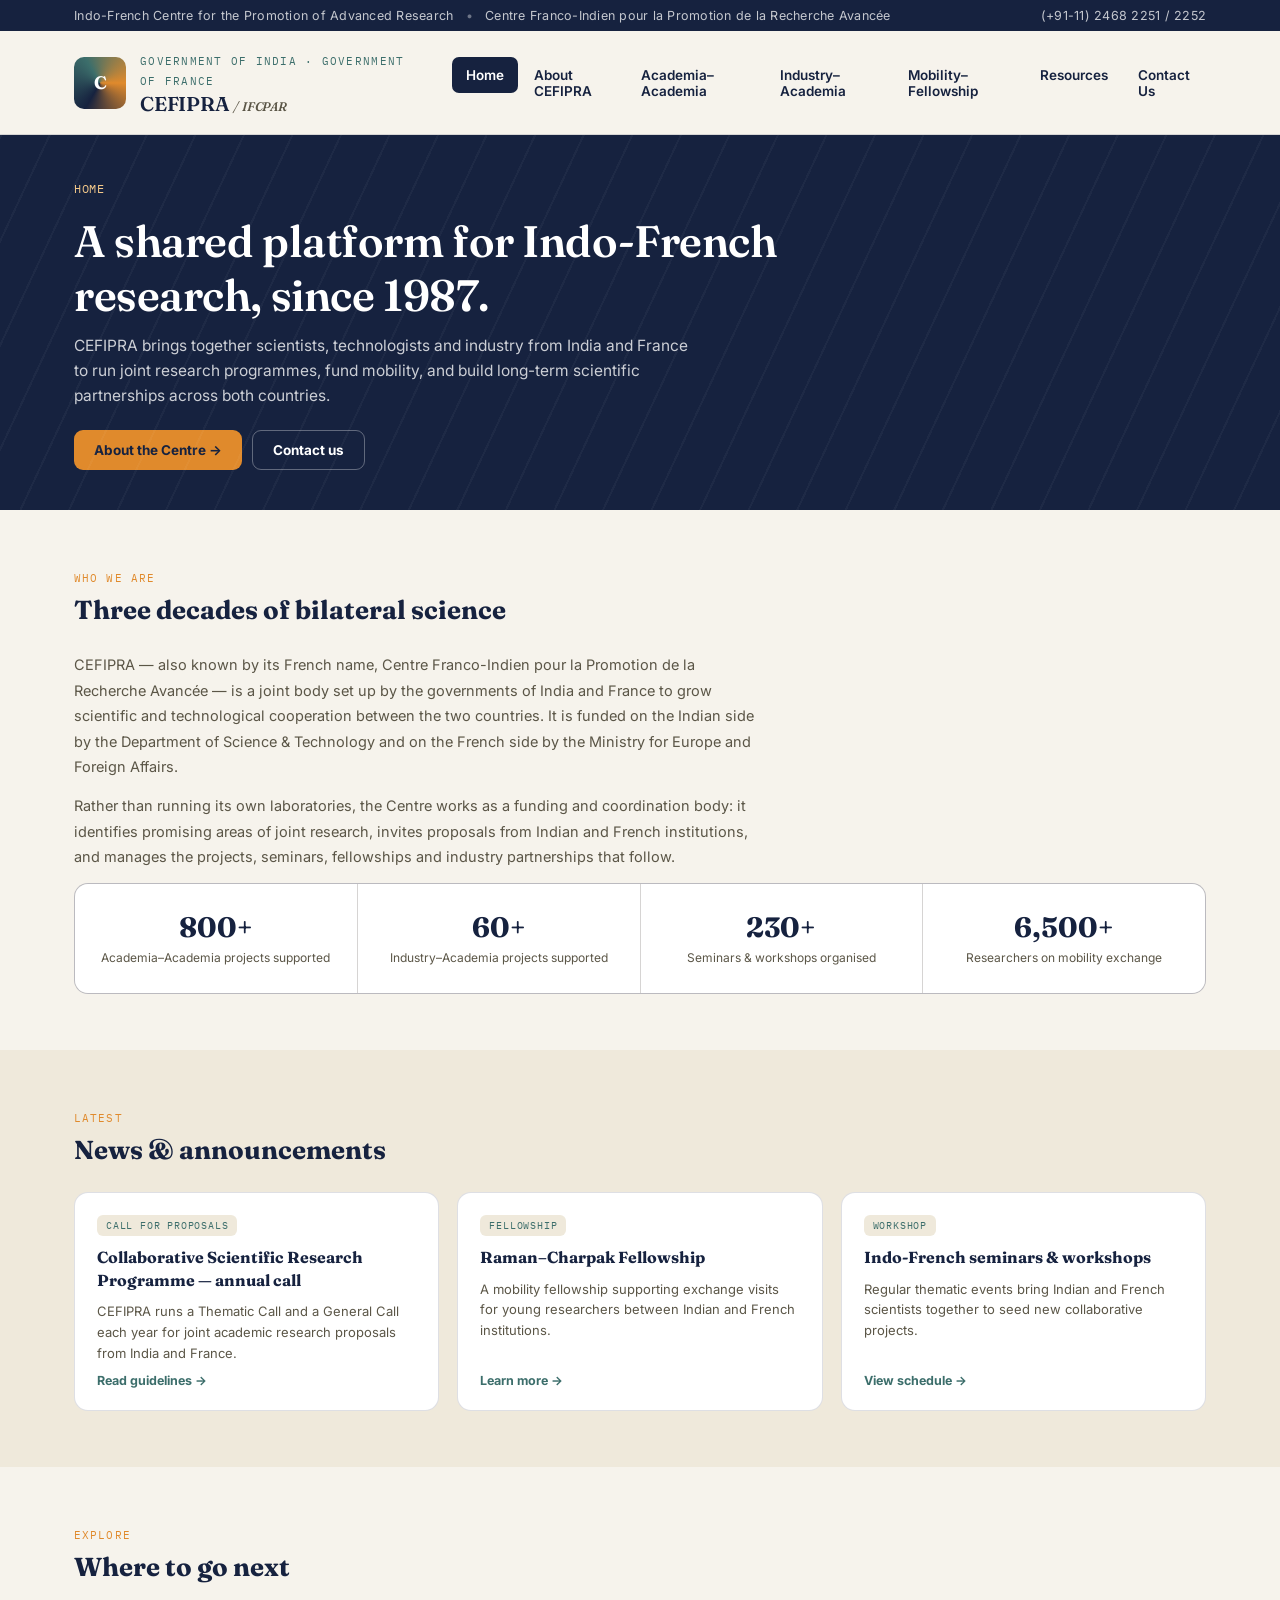
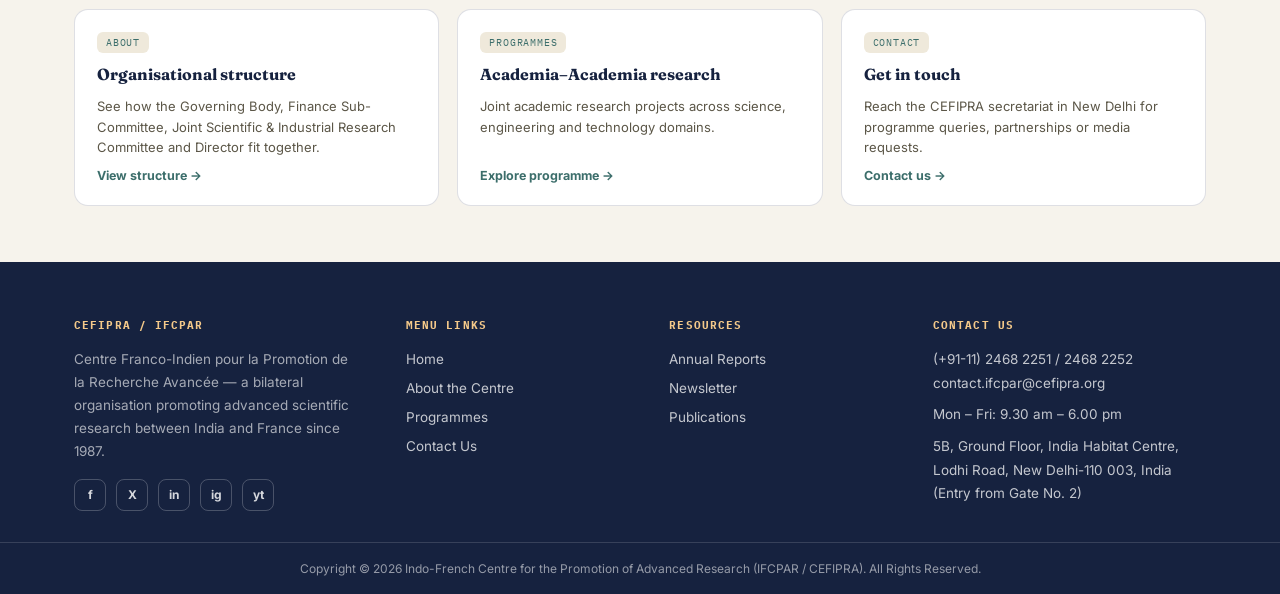
<file: index.html>
<!DOCTYPE html>
<html lang="en">
<head>
<meta charset="UTF-8">
<meta name="viewport" content="width=device-width, initial-scale=1">
<title>CEFIPRA — Indo-French Centre for the Promotion of Advanced Research</title>
<link rel="stylesheet" href="style.css">
</head>
<body>

  <div class="id-bar">
    <div class="id-bar-inner">
      <span>Indo-French Centre for the Promotion of Advanced Research <span class="dot">•</span> Centre Franco-Indien pour la Promotion de la Recherche Avancée</span>
      <span>(+91-11) 2468 2251 / 2252</span>
    </div>
  </div>

  <header class="site-head">
    <div class="head-inner">
      <div class="brand">
        <div class="brand-mark">C</div>
        <div class="brand-text">
          <span class="eyebrow">Government of India · Government of France</span>
          <h1>CEFIPRA <span class="fr">/ IFCPAR</span></h1>
        </div>
      </div>

      <nav class="primary" aria-label="Primary">
        <ul>
          <li><a href="index.html" class="current">Home</a></li>
          <li>
            <a href="about.html">About CEFIPRA</a>
            <div class="sub">
              <a href="about.html">About The Centre</a>
              <a href="about.html#orgchart">Organisational Structure</a>
              <a href="about.html#director">Director's Profile</a>
              <a href="about.html#team">CEFIPRA Team</a>
              <a href="about.html#rti">Right To Information (RTI)</a>
            </div>
          </li>
          <li>
            <a href="#">Academia–Academia</a>
            <div class="sub">
              <a href="#">Collaborative Scientific Research Programme</a>
              <a href="#">DST–INRIA</a>
            </div>
          </li>
          <li>
            <a href="#">Industry–Academia</a>
            <div class="sub"><a href="#">Industry-Academia R&amp;D Programme</a></div>
          </li>
          <li>
            <a href="#">Mobility–Fellowship</a>
            <div class="sub">
              <a href="#">Raman–Charpak Fellowship</a>
              <a href="#">Women in Science (PROWIS)</a>
            </div>
          </li>
          <li>
            <a href="#">Resources</a>
            <div class="sub">
              <a href="#">Annual Reports</a>
              <a href="#">Newsletters</a>
              <a href="#">Publications</a>
              <a href="#">Photo Gallery</a>
            </div>
          </li>
          <li><a href="contact.html">Contact Us</a></li>
        </ul>
      </nav>

      <button class="menu-toggle" id="menuToggle" aria-expanded="false" aria-controls="mobileNav">☰ Menu</button>
    </div>

    <div class="mobile-nav" id="mobileNav">
      <div class="mobile-nav-inner">
        <details>
          <summary>About CEFIPRA</summary>
          <div class="sub-list">
            <a href="about.html">About The Centre</a>
            <a href="about.html#orgchart">Organisational Structure</a>
            <a href="about.html#team">CEFIPRA Team</a>
          </div>
        </details>
        <details>
          <summary>Programmes</summary>
          <div class="sub-list">
            <a href="#">Collaborative Scientific Research Programme</a>
            <a href="#">Industry-Academia R&amp;D Programme</a>
          </div>
        </details>
        <details>
          <summary>Resources</summary>
          <div class="sub-list">
            <a href="#">Annual Reports</a>
            <a href="#">Newsletters</a>
            <a href="#">Photo Gallery</a>
          </div>
        </details>
        <details>
          <summary>Contact Us</summary>
          <div class="sub-list"><a href="contact.html">Get in touch</a></div>
        </details>
      </div>
    </div>
  </header>

  <div class="hero-band">
    <div class="hero-inner">
      <div class="crumb">
        <span style="color:var(--saffron-soft);">Home</span>
      </div>
      <h2>A shared platform for Indo-French research, since 1987.</h2>
      <p class="dek">CEFIPRA brings together scientists, technologists and industry from India and France to run joint research programmes, fund mobility, and build long-term scientific partnerships across both countries.</p>
      <div class="hero-cta">
        <a href="about.html" class="btn primary">About the Centre →</a>
        <a href="contact.html" class="btn ghost">Contact us</a>
      </div>
    </div>
  </div>

  <section class="section">
    <div class="section-inner">
      <div class="section-head">
        <span class="tag">Who we are</span>
        <h2>Three decades of bilateral science</h2>
      </div>
      <div class="prose">
        <p>CEFIPRA — also known by its French name, Centre Franco-Indien pour la Promotion de la Recherche Avancée — is a joint body set up by the governments of India and France to grow scientific and technological cooperation between the two countries. It is funded on the Indian side by the Department of Science &amp; Technology and on the French side by the Ministry for Europe and Foreign Affairs.</p>
        <p>Rather than running its own laboratories, the Centre works as a funding and coordination body: it identifies promising areas of joint research, invites proposals from Indian and French institutions, and manages the projects, seminars, fellowships and industry partnerships that follow.</p>
      </div>

      <div class="stat-grid">
        <div class="stat-cell"><div class="num">800+</div><div class="lbl">Academia–Academia projects supported</div></div>
        <div class="stat-cell"><div class="num">60+</div><div class="lbl">Industry–Academia projects supported</div></div>
        <div class="stat-cell"><div class="num">230+</div><div class="lbl">Seminars &amp; workshops organised</div></div>
        <div class="stat-cell"><div class="num">6,500+</div><div class="lbl">Researchers on mobility exchange</div></div>
      </div>
    </div>
  </section>

  <section class="section alt">
    <div class="section-inner">
      <div class="section-head">
        <span class="tag">Latest</span>
        <h2>News &amp; announcements</h2>
      </div>
      <div class="card-grid">
        <div class="news-card">
          <span class="badge">Call for proposals</span>
          <h4>Collaborative Scientific Research Programme — annual call</h4>
          <p>CEFIPRA runs a Thematic Call and a General Call each year for joint academic research proposals from India and France.</p>
          <a class="more" href="#">Read guidelines →</a>
        </div>
        <div class="news-card">
          <span class="badge">Fellowship</span>
          <h4>Raman–Charpak Fellowship</h4>
          <p>A mobility fellowship supporting exchange visits for young researchers between Indian and French institutions.</p>
          <a class="more" href="#">Learn more →</a>
        </div>
        <div class="news-card">
          <span class="badge">Workshop</span>
          <h4>Indo-French seminars &amp; workshops</h4>
          <p>Regular thematic events bring Indian and French scientists together to seed new collaborative projects.</p>
          <a class="more" href="#">View schedule →</a>
        </div>
      </div>
    </div>
  </section>

  <section class="section">
    <div class="section-inner">
      <div class="section-head">
        <span class="tag">Explore</span>
        <h2>Where to go next</h2>
      </div>
      <div class="card-grid">
        <div class="news-card">
          <span class="badge">About</span>
          <h4>Organisational structure</h4>
          <p>See how the Governing Body, Finance Sub-Committee, Joint Scientific &amp; Industrial Research Committee and Director fit together.</p>
          <a class="more" href="about.html#orgchart">View structure →</a>
        </div>
        <div class="news-card">
          <span class="badge">Programmes</span>
          <h4>Academia–Academia research</h4>
          <p>Joint academic research projects across science, engineering and technology domains.</p>
          <a class="more" href="#">Explore programme →</a>
        </div>
        <div class="news-card">
          <span class="badge">Contact</span>
          <h4>Get in touch</h4>
          <p>Reach the CEFIPRA secretariat in New Delhi for programme queries, partnerships or media requests.</p>
          <a class="more" href="contact.html">Contact us →</a>
        </div>
      </div>
    </div>
  </section>

  <footer>
    <div class="foot-inner">
      <div class="about-col">
        <h4>CEFIPRA / IFCPAR</h4>
        <p>Centre Franco-Indien pour la Promotion de la Recherche Avancée — a bilateral organisation promoting advanced scientific research between India and France since 1987.</p>
        <div class="social-row">
          <a href="#" aria-label="Facebook">f</a>
          <a href="#" aria-label="Twitter">X</a>
          <a href="#" aria-label="LinkedIn">in</a>
          <a href="#" aria-label="Instagram">ig</a>
          <a href="#" aria-label="YouTube">yt</a>
        </div>
      </div>
      <div>
        <h4>Menu Links</h4>
        <ul>
          <li><a href="index.html">Home</a></li>
          <li><a href="about.html">About the Centre</a></li>
          <li><a href="#">Programmes</a></li>
          <li><a href="contact.html">Contact Us</a></li>
        </ul>
      </div>
      <div>
        <h4>Resources</h4>
        <ul>
          <li><a href="#">Annual Reports</a></li>
          <li><a href="#">Newsletter</a></li>
          <li><a href="#">Publications</a></li>
        </ul>
      </div>
      <div class="foot-contact">
        <h4>Contact Us</h4>
        <p>(+91-11) 2468 2251 / 2468 2252<br>contact.ifcpar@cefipra.org</p>
        <p>Mon – Fri: 9.30 am – 6.00 pm</p>
        <p>5B, Ground Floor, India Habitat Centre,<br>Lodhi Road, New Delhi-110 003, India<br>(Entry from Gate No. 2)</p>
      </div>
    </div>
    <div class="foot-bottom">Copyright © 2026 Indo-French Centre for the Promotion of Advanced Research (IFCPAR / CEFIPRA). All Rights Reserved.</div>
  </footer>

<script>
  const toggle = document.getElementById('menuToggle');
  const mobileNav = document.getElementById('mobileNav');
  toggle.addEventListener('click', () => {
    const open = mobileNav.classList.toggle('open');
    toggle.setAttribute('aria-expanded', open);
  });
</script>
</body>
</html>
</file>
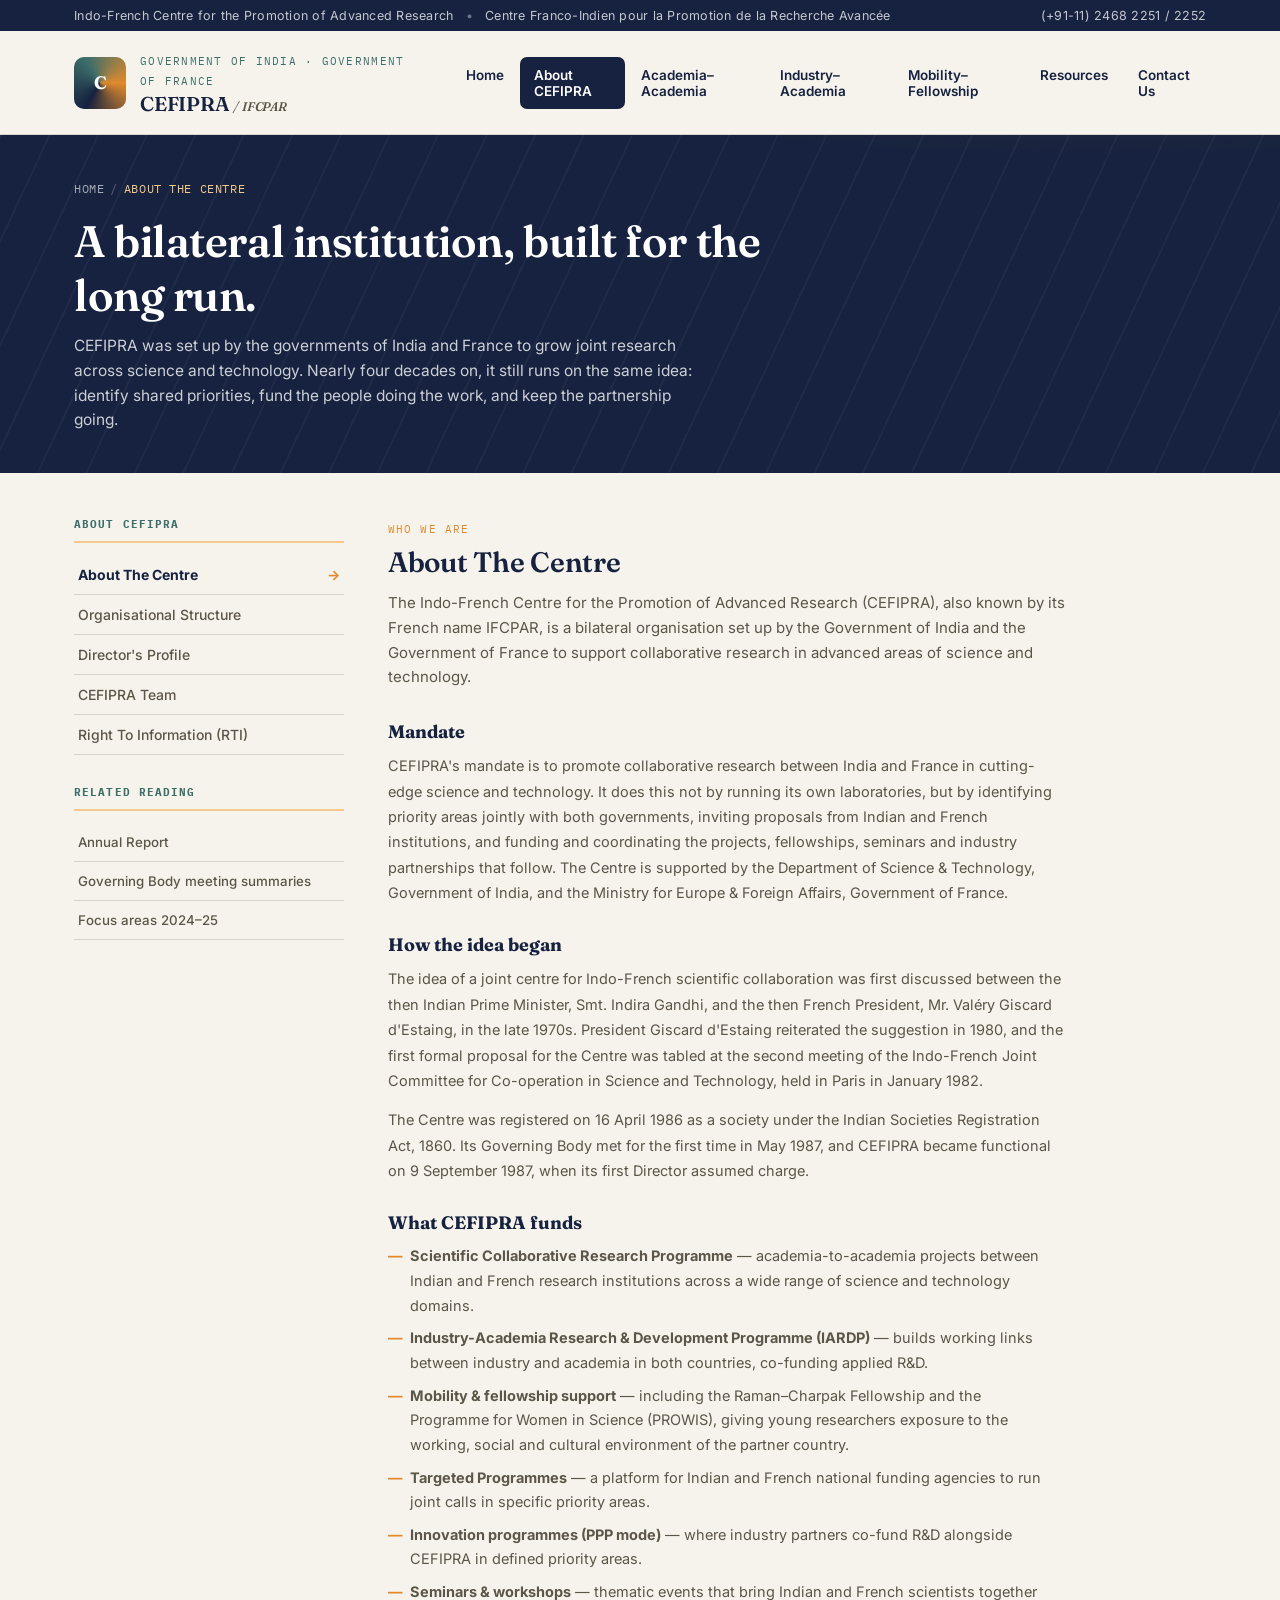
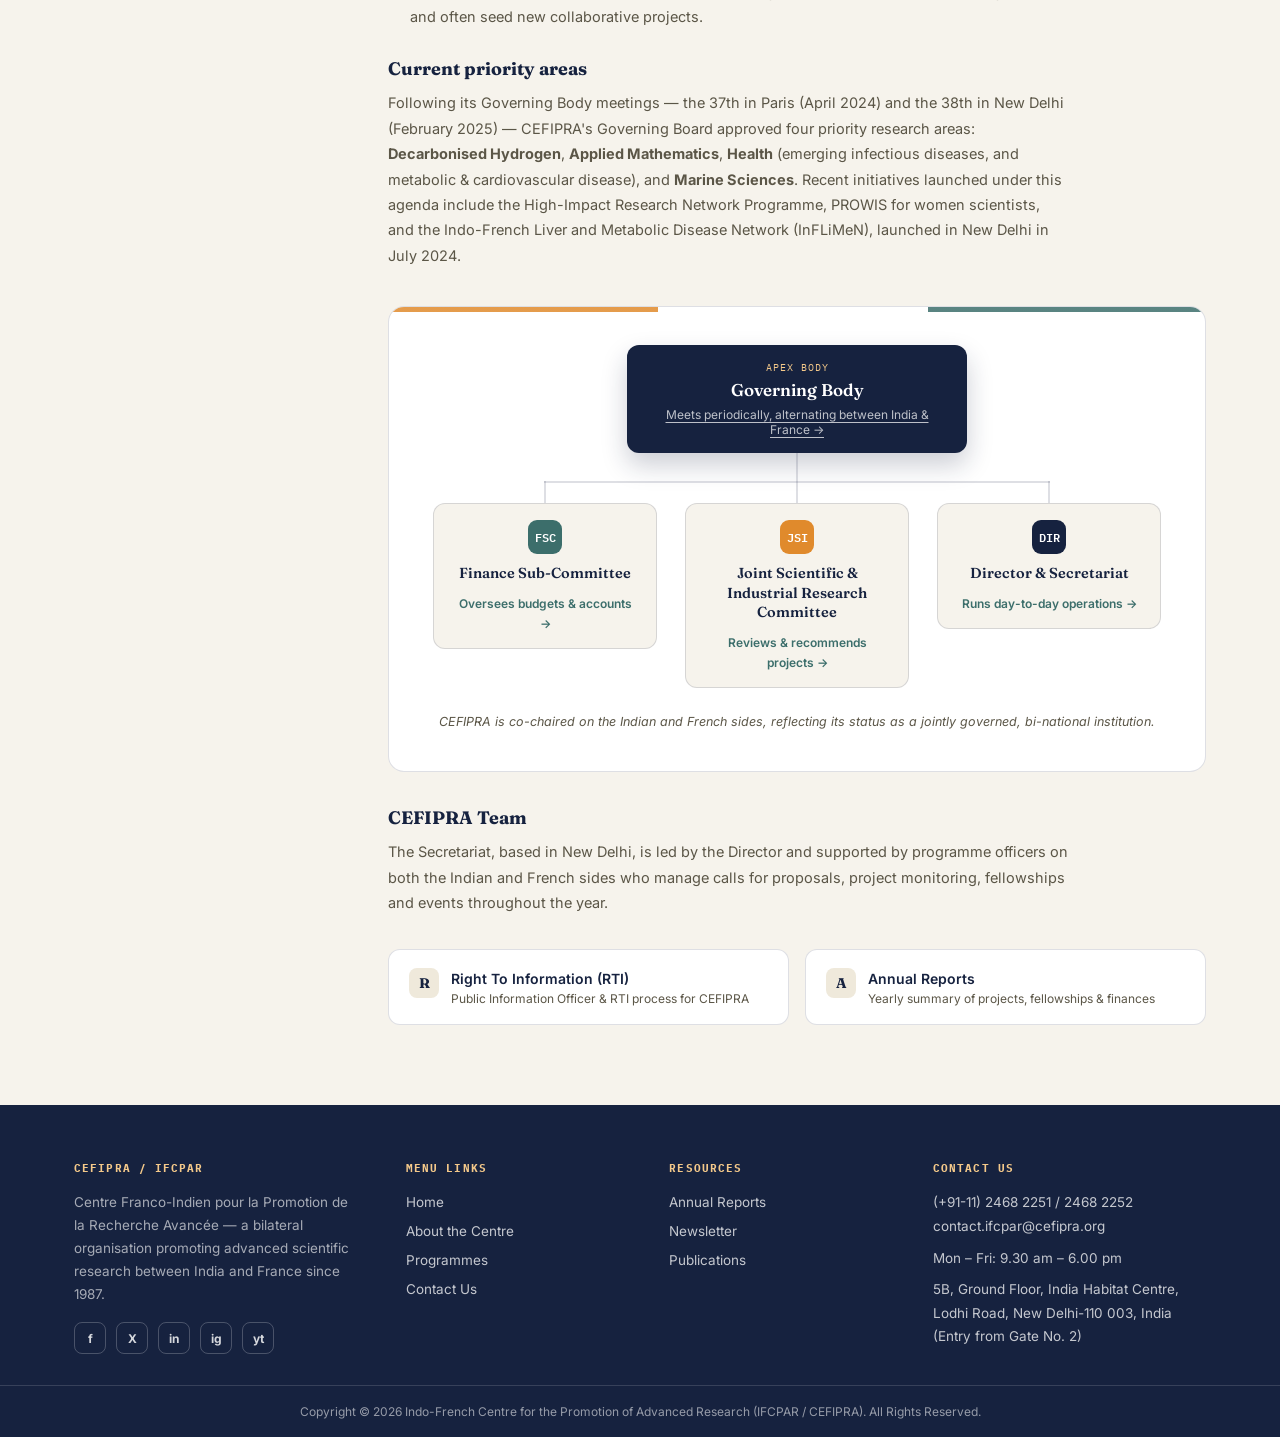
<file: about.html>
<!DOCTYPE html>
<html lang="en">
<head>
<meta charset="UTF-8">
<meta name="viewport" content="width=device-width, initial-scale=1">
<title>About the Centre — CEFIPRA / IFCPAR</title>
<link rel="stylesheet" href="style.css">
</head>
<body>
 
  <div class="id-bar">
    <div class="id-bar-inner">
      <span>Indo-French Centre for the Promotion of Advanced Research <span class="dot">•</span> Centre Franco-Indien pour la Promotion de la Recherche Avancée</span>
      <span>(+91-11) 2468 2251 / 2252</span>
    </div>
  </div>
 
  <header class="site-head">
    <div class="head-inner">
      <div class="brand">
        <div class="brand-mark">C</div>
        <div class="brand-text">
          <span class="eyebrow">Government of India · Government of France</span>
          <h1>CEFIPRA <span class="fr">/ IFCPAR</span></h1>
        </div>
      </div>
 
      <nav class="primary" aria-label="Primary">
        <ul>
          <li><a href="index.html">Home</a></li>
          <li>
            <a href="about.html" class="current">About CEFIPRA</a>
            <div class="sub">
              <a href="about.html" class="current-sub">About The Centre</a>
              <a href="about.html#orgchart">Organisational Structure</a>
              <a href="about.html#director">Director's Profile</a>
              <a href="about.html#team">CEFIPRA Team</a>
              <a href="about.html#rti">Right To Information (RTI)</a>
            </div>
          </li>
          <li>
            <a href="#">Academia–Academia</a>
            <div class="sub">
              <a href="#">Collaborative Scientific Research Programme</a>
              <a href="#">DST–INRIA</a>
            </div>
          </li>
          <li>
            <a href="#">Industry–Academia</a>
            <div class="sub"><a href="#">Industry-Academia R&amp;D Programme</a></div>
          </li>
          <li>
            <a href="#">Mobility–Fellowship</a>
            <div class="sub">
              <a href="#">Raman–Charpak Fellowship</a>
              <a href="#">Women in Science (PROWIS)</a>
            </div>
          </li>
          <li>
            <a href="#">Resources</a>
            <div class="sub">
              <a href="#">Annual Reports</a>
              <a href="#">Newsletters</a>
              <a href="#">Publications</a>
              <a href="#">Photo Gallery</a>
            </div>
          </li>
          <li><a href="contact.html">Contact Us</a></li>
        </ul>
      </nav>
 
      <button class="menu-toggle" id="menuToggle" aria-expanded="false" aria-controls="mobileNav">☰ Menu</button>
    </div>
 
    <div class="mobile-nav" id="mobileNav">
      <div class="mobile-nav-inner">
        <details open>
          <summary>About CEFIPRA</summary>
          <div class="sub-list">
            <a href="about.html">About The Centre</a>
            <a href="about.html#orgchart">Organisational Structure</a>
            <a href="about.html#director">Director's Profile</a>
            <a href="about.html#team">CEFIPRA Team</a>
            <a href="about.html#rti">Right To Information (RTI)</a>
          </div>
        </details>
        <details>
          <summary>Programmes</summary>
          <div class="sub-list">
            <a href="#">Collaborative Scientific Research Programme</a>
            <a href="#">Industry-Academia R&amp;D Programme</a>
          </div>
        </details>
        <details>
          <summary>Resources</summary>
          <div class="sub-list">
            <a href="#">Annual Reports</a>
            <a href="#">Newsletters</a>
            <a href="#">Photo Gallery</a>
          </div>
        </details>
        <details>
          <summary>Contact Us</summary>
          <div class="sub-list"><a href="contact.html">Get in touch</a></div>
        </details>
      </div>
    </div>
  </header>
 
  <div class="hero-band">
    <div class="hero-inner">
      <div class="crumb">
        <a href="index.html">Home</a><span class="sep">/</span><span style="color:var(--saffron-soft);">About the Centre</span>
      </div>
      <h2>A bilateral institution, built for the long run.</h2>
      <p class="dek">CEFIPRA was set up by the governments of India and France to grow joint research across science and technology. Nearly four decades on, it still runs on the same idea: identify shared priorities, fund the people doing the work, and keep the partnership going.</p>
    </div>
  </div>
 
  <div class="layout">
    <aside class="sidebar">
      <div class="side-block">
        <h3>About CEFIPRA</h3>
        <ul>
          <li><a href="about.html" class="active">About The Centre <span class="arrow">→</span></a></li>
          <li><a href="about.html#orgchart">Organisational Structure <span class="arrow">→</span></a></li>
          <li><a href="about.html#director">Director's Profile <span class="arrow">→</span></a></li>
          <li><a href="about.html#team">CEFIPRA Team <span class="arrow">→</span></a></li>
          <li><a href="about.html#rti">Right To Information (RTI) <span class="arrow">→</span></a></li>
        </ul>
      </div>
      <div class="side-block docs">
        <h3>Related reading</h3>
        <ul>
          <li><a href="#">Annual Report</a></li>
          <li><a href="#">Governing Body meeting summaries</a></li>
          <li><a href="#">Focus areas 2024–25</a></li>
        </ul>
      </div>
    </aside>
 
    <main>
      <div class="content-head">
        <span class="tag">Who we are</span>
        <h2>About The Centre</h2>
        <p>The Indo-French Centre for the Promotion of Advanced Research (CEFIPRA), also known by its French name IFCPAR, is a bilateral organisation set up by the Government of India and the Government of France to support collaborative research in advanced areas of science and technology.</p>
      </div>
 
      <div class="prose">
        <h3>Mandate</h3>
        <p>CEFIPRA's mandate is to promote collaborative research between India and France in cutting-edge science and technology. It does this not by running its own laboratories, but by identifying priority areas jointly with both governments, inviting proposals from Indian and French institutions, and funding and coordinating the projects, fellowships, seminars and industry partnerships that follow. The Centre is supported by the Department of Science &amp; Technology, Government of India, and the Ministry for Europe &amp; Foreign Affairs, Government of France.</p>
 
        <h3>How the idea began</h3>
        <p>The idea of a joint centre for Indo-French scientific collaboration was first discussed between the then Indian Prime Minister, Smt. Indira Gandhi, and the then French President, Mr. Valéry Giscard d'Estaing, in the late 1970s. President Giscard d'Estaing reiterated the suggestion in 1980, and the first formal proposal for the Centre was tabled at the second meeting of the Indo-French Joint Committee for Co-operation in Science and Technology, held in Paris in January 1982.</p>
        <p>The Centre was registered on 16 April 1986 as a society under the Indian Societies Registration Act, 1860. Its Governing Body met for the first time in May 1987, and CEFIPRA became functional on 9 September 1987, when its first Director assumed charge.</p>
 
        <h3>What CEFIPRA funds</h3>
        <ul>
          <li><strong>Scientific Collaborative Research Programme</strong> — academia-to-academia projects between Indian and French research institutions across a wide range of science and technology domains.</li>
          <li><strong>Industry-Academia Research &amp; Development Programme (IARDP)</strong> — builds working links between industry and academia in both countries, co-funding applied R&amp;D.</li>
          <li><strong>Mobility &amp; fellowship support</strong> — including the Raman–Charpak Fellowship and the Programme for Women in Science (PROWIS), giving young researchers exposure to the working, social and cultural environment of the partner country.</li>
          <li><strong>Targeted Programmes</strong> — a platform for Indian and French national funding agencies to run joint calls in specific priority areas.</li>
          <li><strong>Innovation programmes (PPP mode)</strong> — where industry partners co-fund R&amp;D alongside CEFIPRA in defined priority areas.</li>
          <li><strong>Seminars &amp; workshops</strong> — thematic events that bring Indian and French scientists together and often seed new collaborative projects.</li>
        </ul>
 
        <h3>Current priority areas</h3>
        <p>Following its Governing Body meetings — the 37th in Paris (April 2024) and the 38th in New Delhi (February 2025) — CEFIPRA's Governing Board approved four priority research areas: <strong>Decarbonised Hydrogen</strong>, <strong>Applied Mathematics</strong>, <strong>Health</strong> (emerging infectious diseases, and metabolic &amp; cardiovascular disease), and <strong>Marine Sciences</strong>. Recent initiatives launched under this agenda include the High-Impact Research Network Programme, PROWIS for women scientists, and the Indo-French Liver and Metabolic Disease Network (InFLiMeN), launched in New Delhi in July 2024.</p>
      </div>
 
      <div id="orgchart" class="orgchart">
        <div class="chart-tree">
          <div class="apex">
            <span class="role">Apex Body</span>
            <span class="name">Governing Body</span>
            <a href="#">Meets periodically, alternating between India &amp; France →</a>
          </div>
          <div class="connector"></div>
          <div class="branch-row">
            <div class="h-line"></div>
            <div class="branch">
              <div class="stem"></div>
              <div class="node">
                <span class="abbr">FSC</span>
                <span class="title">Finance Sub-Committee</span>
                <a class="link" href="#">Oversees budgets &amp; accounts →</a>
              </div>
            </div>
            <div class="branch">
              <div class="stem"></div>
              <div class="node b2">
                <span class="abbr">JSI</span>
                <span class="title">Joint Scientific &amp; Industrial Research Committee</span>
                <a class="link" href="#">Reviews &amp; recommends projects →</a>
              </div>
            </div>
            <div class="branch">
              <div class="stem"></div>
              <div class="node b3" id="director">
                <span class="abbr">DIR</span>
                <span class="title">Director &amp; Secretariat</span>
                <a class="link" href="#director">Runs day-to-day operations →</a>
              </div>
            </div>
          </div>
        </div>
        <p class="chart-caption">CEFIPRA is co-chaired on the Indian and French sides, reflecting its status as a jointly governed, bi-national institution.</p>
      </div>
 
      <div id="team" class="prose" style="margin-top:34px;">
        <h3>CEFIPRA Team</h3>
        <p>The Secretariat, based in New Delhi, is led by the Director and supported by programme officers on both the Indian and French sides who manage calls for proposals, project monitoring, fellowships and events throughout the year.</p>
      </div>
 
      <div id="rti" class="policy-panel">
        <div class="policy-card">
          <div class="ic">R</div>
          <div>
            <a href="#">Right To Information (RTI)</a>
            <span class="sub">Public Information Officer &amp; RTI process for CEFIPRA</span>
          </div>
        </div>
        <div class="policy-card">
          <div class="ic">A</div>
          <div>
            <a href="#">Annual Reports</a>
            <span class="sub">Yearly summary of projects, fellowships &amp; finances</span>
          </div>
        </div>
      </div>
    </main>
  </div>
 
  <footer>
    <div class="foot-inner">
      <div class="about-col">
        <h4>CEFIPRA / IFCPAR</h4>
        <p>Centre Franco-Indien pour la Promotion de la Recherche Avancée — a bilateral organisation promoting advanced scientific research between India and France since 1987.</p>
        <div class="social-row">
          <a href="#" aria-label="Facebook">f</a>
          <a href="#" aria-label="Twitter">X</a>
          <a href="#" aria-label="LinkedIn">in</a>
          <a href="#" aria-label="Instagram">ig</a>
          <a href="#" aria-label="YouTube">yt</a>
        </div>
      </div>
      <div>
        <h4>Menu Links</h4>
        <ul>
          <li><a href="index.html">Home</a></li>
          <li><a href="about.html">About the Centre</a></li>
          <li><a href="#">Programmes</a></li>
          <li><a href="contact.html">Contact Us</a></li>
        </ul>
      </div>
      <div>
        <h4>Resources</h4>
        <ul>
          <li><a href="#">Annual Reports</a></li>
          <li><a href="#">Newsletter</a></li>
          <li><a href="#">Publications</a></li>
        </ul>
      </div>
      <div class="foot-contact">
        <h4>Contact Us</h4>
        <p>(+91-11) 2468 2251 / 2468 2252<br>contact.ifcpar@cefipra.org</p>
        <p>Mon – Fri: 9.30 am – 6.00 pm</p>
        <p>5B, Ground Floor, India Habitat Centre,<br>Lodhi Road, New Delhi-110 003, India<br>(Entry from Gate No. 2)</p>
      </div>
    </div>
    <div class="foot-bottom">Copyright © 2026 Indo-French Centre for the Promotion of Advanced Research (IFCPAR / CEFIPRA). All Rights Reserved.</div>
  </footer>
 
<script>
  const toggle = document.getElementById('menuToggle');
  const mobileNav = document.getElementById('mobileNav');
  toggle.addEventListener('click', () => {
    const open = mobileNav.classList.toggle('open');
    toggle.setAttribute('aria-expanded', open);
  });
</script>
</body>
</html>
</file>
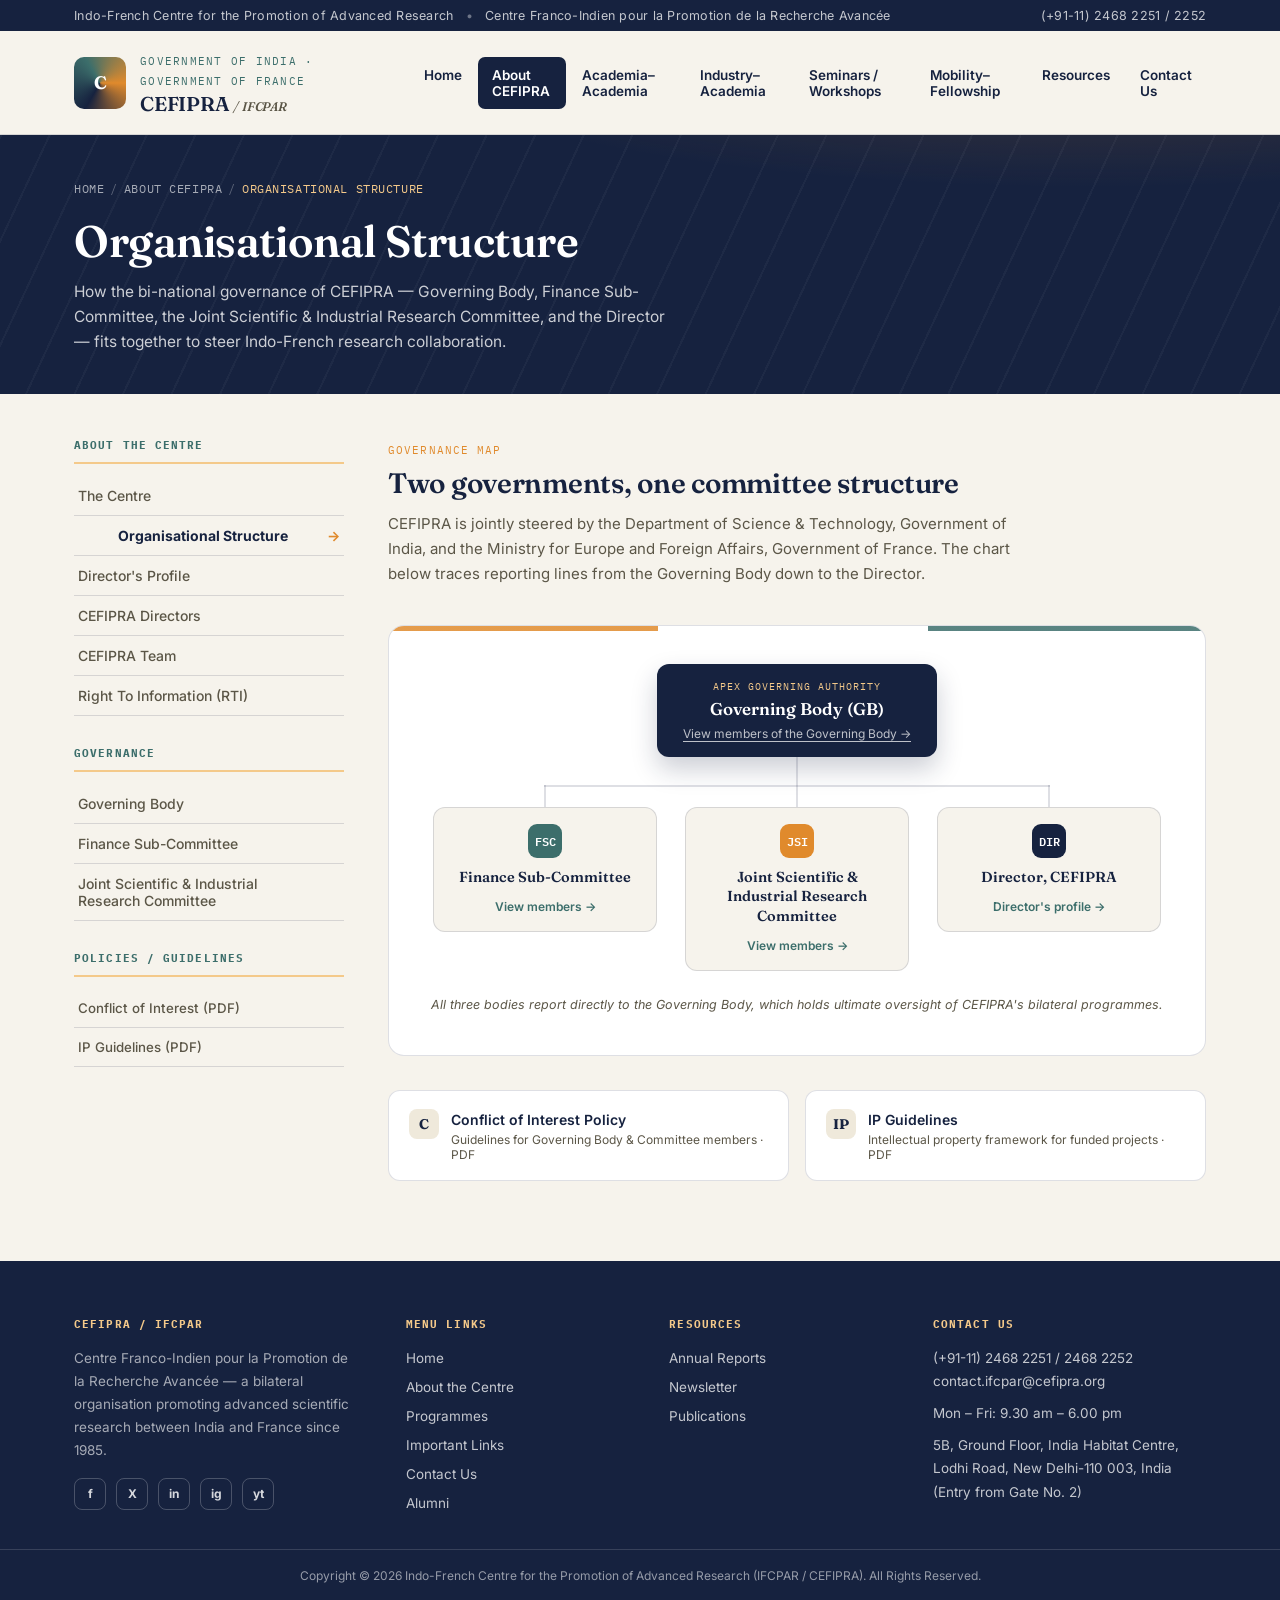
<file: cefipra-organisational-structure.html>
<!DOCTYPE html>
<html lang="en">
<head>
<meta charset="UTF-8">
<meta name="viewport" content="width=device-width, initial-scale=1">
<title>CEFIPRA — Organisational Structure</title>
<style>
  @import url('https://fonts.googleapis.com/css2?family=Fraunces:ital,opsz,wght@0,9..144,400;0,9..144,600;0,9..144,700;1,9..144,500&family=Inter:wght@400;500;600;700&family=IBM+Plex+Mono:wght@500&display=swap');

  :root{
    --navy: #16223f;
    --navy-soft:#223357;
    --saffron:#e08a2c;
    --saffron-soft:#f4c98a;
    --teal:#3c6e6b;
    --paper:#f6f3ec;
    --paper-deep:#efe9db;
    --ink:#191712;
    --ink-soft:#5b5647;
    --line: rgba(22,34,63,0.14);
    --white:#ffffff;
  }

  *{box-sizing:border-box;}
  html,body{margin:0;padding:0;}
  body{
    background:var(--paper);
    color:var(--ink);
    font-family:'Inter',sans-serif;
    -webkit-font-smoothing:antialiased;
  }
  a{color:inherit;text-decoration:none;}
  ul{margin:0;padding:0;list-style:none;}

  /* ===== Skip link / focus ===== */
  a:focus-visible, button:focus-visible{
    outline:2px solid var(--saffron);
    outline-offset:2px;
  }

  /* ===== Top identity bar ===== */
  .id-bar{
    background:var(--navy);
    color:rgba(255,255,255,0.75);
    font-size:12.5px;
    letter-spacing:.02em;
  }
  .id-bar-inner{
    max-width:1180px;margin:0 auto;padding:8px 24px;
    display:flex;justify-content:space-between;align-items:center;gap:12px;flex-wrap:wrap;
  }
  .id-bar-inner span.dot{opacity:.5;margin:0 8px;}

  /* ===== Header ===== */
  header.site-head{
    background:var(--paper);
    border-bottom:1px solid var(--line);
    position:sticky;top:0;z-index:40;
  }
  .head-inner{
    max-width:1180px;margin:0 auto;padding:18px 24px;
    display:flex;align-items:center;justify-content:space-between;gap:24px;
  }
  .brand{display:flex;align-items:center;gap:14px;}
  .brand-mark{
    width:52px;height:52px;border-radius:10px;
    background:conic-gradient(from 210deg, var(--navy), var(--teal), var(--saffron), var(--navy));
    display:flex;align-items:center;justify-content:center;
    color:var(--white);font-family:'Fraunces',serif;font-weight:700;font-size:18px;
    flex-shrink:0;
  }
  .brand-text .eyebrow{
    font-family:'IBM Plex Mono',monospace;font-size:10.5px;letter-spacing:.12em;
    text-transform:uppercase;color:var(--teal);
  }
  .brand-text h1{
    margin:2px 0 0;font-family:'Fraunces',serif;font-weight:600;font-size:20px;color:var(--navy);
    letter-spacing:-.01em;
  }
  .brand-text .fr{
    font-size:12.5px;color:var(--ink-soft);font-style:italic;
  }

  nav.primary{display:none;}
  @media (min-width:980px){
    nav.primary{display:flex;gap:2px;}
  }
  nav.primary > ul{display:flex;gap:2px;}
  nav.primary li{position:relative;}
  nav.primary > ul > li > a{
    display:block;padding:10px 14px;font-size:13.5px;font-weight:600;color:var(--navy);
    border-radius:7px;transition:background .15s ease;
  }
  nav.primary > ul > li:hover > a,
  nav.primary > ul > li > a.current{
    background:var(--navy);color:var(--white);
  }
  nav.primary .sub{
    display:none;position:absolute;top:100%;left:0;min-width:260px;
    background:var(--white);border:1px solid var(--line);border-radius:10px;
    box-shadow:0 18px 34px rgba(22,34,63,0.14);padding:8px;margin-top:6px;
  }
  nav.primary li:hover .sub{display:block;}
  nav.primary .sub a{
    display:block;padding:9px 12px;font-size:13px;font-weight:500;color:var(--ink);border-radius:6px;
  }
  nav.primary .sub a:hover{background:var(--paper-deep);color:var(--navy);}

  .menu-toggle{
    display:flex;align-items:center;gap:8px;border:1px solid var(--line);background:var(--white);
    padding:9px 14px;border-radius:8px;font-size:13px;font-weight:600;color:var(--navy);cursor:pointer;
  }
  @media (min-width:980px){.menu-toggle{display:none;}}

  /* ===== Mobile nav drawer ===== */
  .mobile-nav{
    display:none;background:var(--white);border-bottom:1px solid var(--line);
  }
  .mobile-nav.open{display:block;}
  .mobile-nav-inner{max-width:1180px;margin:0 auto;padding:10px 24px 20px;}
  .mobile-nav details{border-bottom:1px solid var(--line);padding:8px 0;}
  .mobile-nav summary{font-weight:600;font-size:14px;color:var(--navy);cursor:pointer;padding:6px 0;}
  .mobile-nav .sub-list a{display:block;padding:7px 4px 7px 14px;font-size:13.5px;color:var(--ink-soft);}
  @media (min-width:980px){.mobile-nav{display:none !important;}}

  /* ===== Hero / breadcrumb band ===== */
  .hero-band{
    background:
      radial-gradient(1200px 260px at 85% -40%, rgba(224,138,44,0.22), transparent 60%),
      var(--navy);
    color:var(--white);position:relative;overflow:hidden;
  }
  .hero-band::after{
    content:"";position:absolute;inset:0;
    background-image:repeating-linear-gradient(115deg, rgba(255,255,255,0.035) 0 2px, transparent 2px 44px);
    pointer-events:none;
  }
  .hero-inner{
    max-width:1180px;margin:0 auto;padding:46px 24px 40px;position:relative;
  }
  .crumb{
    font-family:'IBM Plex Mono',monospace;font-size:11.5px;letter-spacing:.05em;
    color:rgba(255,255,255,0.62);text-transform:uppercase;
    display:flex;flex-wrap:wrap;align-items:center;gap:6px;margin-bottom:18px;
  }
  .crumb .sep{opacity:.5;}
  .crumb a:hover{color:var(--saffron-soft);}
  .hero-inner h2{
    font-family:'Fraunces',serif;font-weight:600;font-size:clamp(30px,4vw,44px);
    margin:0 0 12px;letter-spacing:-0.01em;max-width:720px;
  }
  .hero-inner p.dek{
    max-width:600px;color:rgba(255,255,255,0.78);font-size:15.5px;line-height:1.6;margin:0;
  }

  /* ===== Layout ===== */
  .layout{
    max-width:1180px;margin:0 auto;padding:44px 24px 80px;
    display:grid;grid-template-columns:270px 1fr;gap:44px;
  }
  @media (max-width:860px){
    .layout{grid-template-columns:1fr;}
  }

  /* ===== Sidebar ===== */
  aside.sidebar{align-self:start;position:sticky;top:96px;}
  .side-block{margin-bottom:30px;}
  .side-block h3{
    font-family:'IBM Plex Mono',monospace;font-size:11px;letter-spacing:.1em;text-transform:uppercase;
    color:var(--teal);margin:0 0 12px;
    padding-bottom:10px;border-bottom:2px solid var(--saffron-soft);
  }
  .side-block ul li{border-bottom:1px solid var(--line);}
  .side-block ul li a{
    display:flex;align-items:center;justify-content:space-between;gap:10px;
    padding:11px 4px;font-size:14px;font-weight:500;color:var(--ink-soft);
  }
  .side-block ul li a:hover{color:var(--navy);}
  .side-block ul li a.active{
    color:var(--navy);font-weight:700;
  }
  .side-block ul li a.active::before{
    content:"";
  }
  .side-block ul li a .arrow{opacity:0;transition:opacity .15s, transform .15s;transform:translateX(-4px);color:var(--saffron);}
  .side-block ul li a:hover .arrow,
  .side-block ul li a.active .arrow{opacity:1;transform:translateX(0);}

  .side-block.docs a{
    font-size:13.3px;
  }
  .side-block.docs .arrow{display:none;}

  /* ===== Main content ===== */
  main{min-width:0;}
  .content-head{margin-bottom:30px;}
  .content-head .tag{
    font-family:'IBM Plex Mono',monospace;font-size:11px;letter-spacing:.1em;text-transform:uppercase;
    color:var(--saffron);
  }
  .content-head h2{
    font-family:'Fraunces',serif;font-size:28px;font-weight:600;color:var(--navy);
    margin:8px 0 12px;letter-spacing:-0.01em;
  }
  .content-head p{
    font-size:15px;color:var(--ink-soft);line-height:1.65;max-width:640px;margin:0;
  }

  /* ===== Org chart — signature element ===== */
  .orgchart{
    margin-top:38px;
    background:var(--white);
    border:1px solid var(--line);
    border-radius:16px;
    padding:38px 30px 30px;
    position:relative;
    overflow:hidden;
  }
  .orgchart::before{
    content:"";position:absolute;top:0;left:0;right:0;height:5px;
    background:linear-gradient(90deg, var(--saffron) 0 33%, var(--white) 33% 66%, var(--teal) 66% 100%);
    opacity:.85;
  }
  .chart-tree{
    display:flex;flex-direction:column;align-items:center;gap:0;
  }
  .apex{
    background:var(--navy);color:var(--white);border-radius:12px;
    padding:16px 26px;text-align:center;max-width:340px;
    box-shadow:0 12px 26px rgba(22,34,63,0.22);
  }
  .apex .role{
    font-family:'IBM Plex Mono',monospace;font-size:10px;letter-spacing:.1em;text-transform:uppercase;
    color:var(--saffron-soft);display:block;margin-bottom:5px;
  }
  .apex .name{font-family:'Fraunces',serif;font-size:17px;font-weight:600;}
  .apex a{display:block;font-size:12px;margin-top:7px;color:rgba(255,255,255,0.72);text-decoration:underline;text-underline-offset:3px;}
  .apex a:hover{color:var(--white);}

  .connector{
    width:2px;height:28px;background:var(--line);
  }
  .branch-row{
    display:flex;justify-content:center;gap:0;width:100%;position:relative;padding-top:0;
  }
  .branch-row .h-line{
    position:absolute;top:0;height:2px;background:var(--line);
    left:16.6%;right:16.6%;
  }
  @media (max-width:760px){
    .branch-row .h-line{display:none;}
  }
  .branch{
    flex:1;display:flex;flex-direction:column;align-items:center;
    padding:0 14px;max-width:340px;
  }
  .branch .stem{width:2px;height:22px;background:var(--line);}
  .node{
    background:var(--paper);
    border:1px solid var(--line);
    border-radius:12px;
    padding:16px 18px;
    width:100%;
    text-align:center;
    transition:border-color .18s ease, transform .18s ease, box-shadow .18s ease;
  }
  .node:hover{
    border-color:var(--saffron);
    transform:translateY(-3px);
    box-shadow:0 14px 26px rgba(22,34,63,0.1);
  }
  .node .abbr{
    display:inline-flex;align-items:center;justify-content:center;
    width:34px;height:34px;border-radius:9px;margin-bottom:10px;
    background:var(--teal);color:var(--white);
    font-family:'IBM Plex Mono',monospace;font-size:11.5px;font-weight:600;
  }
  .node.b2 .abbr{background:var(--saffron);}
  .node.b3 .abbr{background:var(--navy);}
  .node .title{
    display:block;font-family:'Fraunces',serif;font-weight:600;font-size:14.5px;color:var(--navy);
    line-height:1.35;margin-bottom:8px;
  }
  .node a.link{
    font-size:12px;font-weight:600;color:var(--teal);
  }
  .node a.link:hover{color:var(--saffron);text-decoration:underline;}

  @media (max-width:760px){
    .branch-row{flex-direction:column;gap:22px;align-items:stretch;}
    .branch{max-width:none;padding:0;}
  }

  .chart-caption{
    text-align:center;margin-top:26px;font-size:12.5px;color:var(--ink-soft);
    font-style:italic;
  }

  /* ===== Policies panel ===== */
  .policy-panel{
    margin-top:34px;display:grid;grid-template-columns:1fr 1fr;gap:16px;
  }
  @media (max-width:560px){.policy-panel{grid-template-columns:1fr;}}
  .policy-card{
    border:1px solid var(--line);border-radius:12px;padding:18px 20px;background:var(--white);
    display:flex;align-items:flex-start;gap:12px;
  }
  .policy-card .ic{
    width:30px;height:30px;border-radius:8px;background:var(--paper-deep);flex-shrink:0;
    display:flex;align-items:center;justify-content:center;color:var(--navy);font-size:14px;font-weight:700;
    font-family:'Fraunces',serif;
  }
  .policy-card a{font-weight:600;font-size:14px;color:var(--navy);}
  .policy-card a:hover{color:var(--saffron);}
  .policy-card .sub{display:block;font-size:12px;color:var(--ink-soft);margin-top:3px;font-weight:400;}

  /* ===== Footer ===== */
  footer{
    background:var(--navy);color:rgba(255,255,255,0.82);
  }
  .foot-inner{
    max-width:1180px;margin:0 auto;padding:56px 24px 28px;
    display:grid;grid-template-columns:1.3fr 1fr 1fr 1.2fr;gap:36px;
  }
  @media (max-width:860px){.foot-inner{grid-template-columns:1fr 1fr;}}
  @media (max-width:520px){.foot-inner{grid-template-columns:1fr;}}
  footer h4{
    font-family:'IBM Plex Mono',monospace;font-size:11px;letter-spacing:.1em;text-transform:uppercase;
    color:var(--saffron-soft);margin:0 0 16px;
  }
  footer .about-col p{font-size:13.5px;line-height:1.7;color:rgba(255,255,255,0.62);max-width:280px;}
  footer ul li{margin-bottom:9px;}
  footer ul li a{font-size:13.5px;color:rgba(255,255,255,0.75);}
  footer ul li a:hover{color:var(--saffron-soft);}
  .foot-contact p{font-size:13.5px;line-height:1.75;color:rgba(255,255,255,0.75);margin:0 0 8px;}
  .social-row{display:flex;gap:10px;margin-top:16px;}
  .social-row a{
    width:32px;height:32px;border-radius:8px;border:1px solid rgba(255,255,255,0.22);
    display:flex;align-items:center;justify-content:center;font-size:12px;font-weight:700;
  }
  .social-row a:hover{background:var(--saffron);border-color:var(--saffron);color:var(--navy);}
  .foot-bottom{
    border-top:1px solid rgba(255,255,255,0.14);
    text-align:center;padding:18px 24px;font-size:12px;color:rgba(255,255,255,0.55);
  }
</style>
</head>
<body>

  <div class="id-bar">
    <div class="id-bar-inner">
      <span>Indo-French Centre for the Promotion of Advanced Research <span class="dot">•</span> Centre Franco-Indien pour la Promotion de la Recherche Avancée</span>
      <span>(+91-11) 2468 2251 / 2252</span>
    </div>
  </div>

  <header class="site-head">
    <div class="head-inner">
      <div class="brand">
        <div class="brand-mark">C</div>
        <div class="brand-text">
          <span class="eyebrow">Government of India · Government of France</span>
          <h1>CEFIPRA <span class="fr">/ IFCPAR</span></h1>
        </div>
      </div>

      <nav class="primary" aria-label="Primary">
        <ul>
          <li><a href="#">Home</a></li>
          <li>
            <a href="#" class="current">About CEFIPRA</a>
            <div class="sub">
              <a href="#">About The Centre</a>
              <a href="#" style="color:var(--navy);font-weight:700;">Organisational Structure</a>
              <a href="#">Director's Profile</a>
              <a href="#">CEFIPRA Directors</a>
              <a href="#">CEFIPRA Team</a>
              <a href="#">Right To Information (RTI)</a>
              <a href="#">Governance</a>
            </div>
          </li>
          <li>
            <a href="#">Academia–Academia</a>
            <div class="sub">
              <a href="#">Collaborative Scientific Research Programme</a>
              <a href="#">DST–INRIA</a>
            </div>
          </li>
          <li>
            <a href="#">Industry–Academia</a>
            <div class="sub"><a href="#">Industry-Academia R&amp;D Programme</a></div>
          </li>
          <li>
            <a href="#">Seminars / Workshops</a>
            <div class="sub">
              <a href="#">Academia–Academia (CSRP)</a>
              <a href="#">Industry–Academia (IARDP)</a>
              <a href="#">Gallery — Seminars / Workshops</a>
            </div>
          </li>
          <li>
            <a href="#">Mobility–Fellowship</a>
            <div class="sub">
              <a href="#">Raman–Charpak Fellowship</a>
              <a href="#">Women in Science (PROWIS)</a>
            </div>
          </li>
          <li>
            <a href="#">Resources</a>
            <div class="sub">
              <a href="#">Annual Reports</a>
              <a href="#">Newsletters</a>
              <a href="#">Publications</a>
              <a href="#">Photo Gallery</a>
            </div>
          </li>
          <li><a href="#">Contact Us</a></li>
        </ul>
      </nav>

      <button class="menu-toggle" id="menuToggle" aria-expanded="false" aria-controls="mobileNav">☰ Menu</button>
    </div>

    <div class="mobile-nav" id="mobileNav">
      <div class="mobile-nav-inner">
        <details open>
          <summary>About CEFIPRA</summary>
          <div class="sub-list">
            <a href="#">About The Centre</a>
            <a href="#" style="color:var(--navy);font-weight:700;">Organisational Structure</a>
            <a href="#">Director's Profile</a>
            <a href="#">CEFIPRA Directors</a>
            <a href="#">CEFIPRA Team</a>
            <a href="#">Right To Information (RTI)</a>
          </div>
        </details>
        <details>
          <summary>Programmes</summary>
          <div class="sub-list">
            <a href="#">Collaborative Scientific Research Programme</a>
            <a href="#">DST–INRIA</a>
            <a href="#">Industry-Academia R&amp;D Programme</a>
          </div>
        </details>
        <details>
          <summary>Resources</summary>
          <div class="sub-list">
            <a href="#">Annual Reports</a>
            <a href="#">Newsletters</a>
            <a href="#">Publications</a>
            <a href="#">Photo Gallery</a>
          </div>
        </details>
        <details>
          <summary>Contact Us</summary>
          <div class="sub-list"><a href="#">Get in touch</a></div>
        </details>
      </div>
    </div>
  </header>

  <div class="hero-band">
    <div class="hero-inner">
      <div class="crumb">
        <a href="#">Home</a><span class="sep">/</span>
        <a href="#">About CEFIPRA</a><span class="sep">/</span>
        <span style="color:var(--saffron-soft);">Organisational Structure</span>
      </div>
      <h2>Organisational Structure</h2>
      <p class="dek">How the bi-national governance of CEFIPRA — Governing Body, Finance Sub-Committee, the Joint Scientific &amp; Industrial Research Committee, and the Director — fits together to steer Indo-French research collaboration.</p>
    </div>
  </div>

  <div class="layout">
    <aside class="sidebar">
      <div class="side-block">
        <h3>About The Centre</h3>
        <ul>
          <li><a href="#">The Centre <span class="arrow">→</span></a></li>
          <li><a href="#" class="active">Organisational Structure <span class="arrow">→</span></a></li>
          <li><a href="#">Director's Profile <span class="arrow">→</span></a></li>
          <li><a href="#">CEFIPRA Directors <span class="arrow">→</span></a></li>
          <li><a href="#">CEFIPRA Team <span class="arrow">→</span></a></li>
          <li><a href="#">Right To Information (RTI) <span class="arrow">→</span></a></li>
        </ul>
      </div>

      <div class="side-block">
        <h3>Governance</h3>
        <ul>
          <li><a href="#">Governing Body <span class="arrow">→</span></a></li>
          <li><a href="#">Finance Sub-Committee <span class="arrow">→</span></a></li>
          <li><a href="#">Joint Scientific &amp; Industrial Research Committee <span class="arrow">→</span></a></li>
        </ul>
      </div>

      <div class="side-block docs">
        <h3>Policies / Guidelines</h3>
        <ul>
          <li><a href="#">Conflict of Interest (PDF)</a></li>
          <li><a href="#">IP Guidelines (PDF)</a></li>
        </ul>
      </div>
    </aside>

    <main>
      <div class="content-head">
        <span class="tag">Governance map</span>
        <h2>Two governments, one committee structure</h2>
        <p>CEFIPRA is jointly steered by the Department of Science &amp; Technology, Government of India, and the Ministry for Europe and Foreign Affairs, Government of France. The chart below traces reporting lines from the Governing Body down to the Director.</p>
      </div>

      <div class="orgchart">
        <div class="chart-tree">
          <div class="apex">
            <span class="role">Apex governing authority</span>
            <span class="name">Governing Body (GB)</span>
            <a href="#">View members of the Governing Body →</a>
          </div>

          <div class="connector"></div>

          <div class="branch-row">
            <div class="h-line"></div>

            <div class="branch">
              <div class="stem"></div>
              <div class="node b1">
                <span class="abbr">FSC</span>
                <span class="title">Finance Sub-Committee</span>
                <a class="link" href="#">View members →</a>
              </div>
            </div>

            <div class="branch">
              <div class="stem"></div>
              <div class="node b2">
                <span class="abbr">JSI</span>
                <span class="title">Joint Scientific &amp; Industrial Research Committee</span>
                <a class="link" href="#">View members →</a>
              </div>
            </div>

            <div class="branch">
              <div class="stem"></div>
              <div class="node b3">
                <span class="abbr">DIR</span>
                <span class="title">Director, CEFIPRA</span>
                <a class="link" href="#">Director's profile →</a>
              </div>
            </div>
          </div>
        </div>

        <p class="chart-caption">All three bodies report directly to the Governing Body, which holds ultimate oversight of CEFIPRA's bilateral programmes.</p>
      </div>

      <div class="policy-panel">
        <div class="policy-card">
          <div class="ic">C</div>
          <div>
            <a href="#">Conflict of Interest Policy</a>
            <span class="sub">Guidelines for Governing Body &amp; Committee members · PDF</span>
          </div>
        </div>
        <div class="policy-card">
          <div class="ic">IP</div>
          <div>
            <a href="#">IP Guidelines</a>
            <span class="sub">Intellectual property framework for funded projects · PDF</span>
          </div>
        </div>
      </div>
    </main>
  </div>

  <footer>
    <div class="foot-inner">
      <div class="about-col">
        <h4>CEFIPRA / IFCPAR</h4>
        <p>Centre Franco-Indien pour la Promotion de la Recherche Avancée — a bilateral organisation promoting advanced scientific research between India and France since 1985.</p>
        <div class="social-row">
          <a href="#" aria-label="Facebook">f</a>
          <a href="#" aria-label="Twitter">X</a>
          <a href="#" aria-label="LinkedIn">in</a>
          <a href="#" aria-label="Instagram">ig</a>
          <a href="#" aria-label="YouTube">yt</a>
        </div>
      </div>

      <div>
        <h4>Menu Links</h4>
        <ul>
          <li><a href="#">Home</a></li>
          <li><a href="#">About the Centre</a></li>
          <li><a href="#">Programmes</a></li>
          <li><a href="#">Important Links</a></li>
          <li><a href="#">Contact Us</a></li>
          <li><a href="#">Alumni</a></li>
        </ul>
      </div>

      <div>
        <h4>Resources</h4>
        <ul>
          <li><a href="#">Annual Reports</a></li>
          <li><a href="#">Newsletter</a></li>
          <li><a href="#">Publications</a></li>
        </ul>
      </div>

      <div class="foot-contact">
        <h4>Contact Us</h4>
        <p>(+91-11) 2468 2251 / 2468 2252<br>contact.ifcpar@cefipra.org</p>
        <p>Mon – Fri: 9.30 am – 6.00 pm</p>
        <p>5B, Ground Floor, India Habitat Centre,<br>Lodhi Road, New Delhi-110 003, India<br>(Entry from Gate No. 2)</p>
      </div>
    </div>
    <div class="foot-bottom">
      Copyright © 2026 Indo-French Centre for the Promotion of Advanced Research (IFCPAR / CEFIPRA). All Rights Reserved.
    </div>
  </footer>

<script>
  const toggle = document.getElementById('menuToggle');
  const mobileNav = document.getElementById('mobileNav');
  toggle.addEventListener('click', () => {
    const open = mobileNav.classList.toggle('open');
    toggle.setAttribute('aria-expanded', open);
  });
</script>

</body>
</html>
</file>
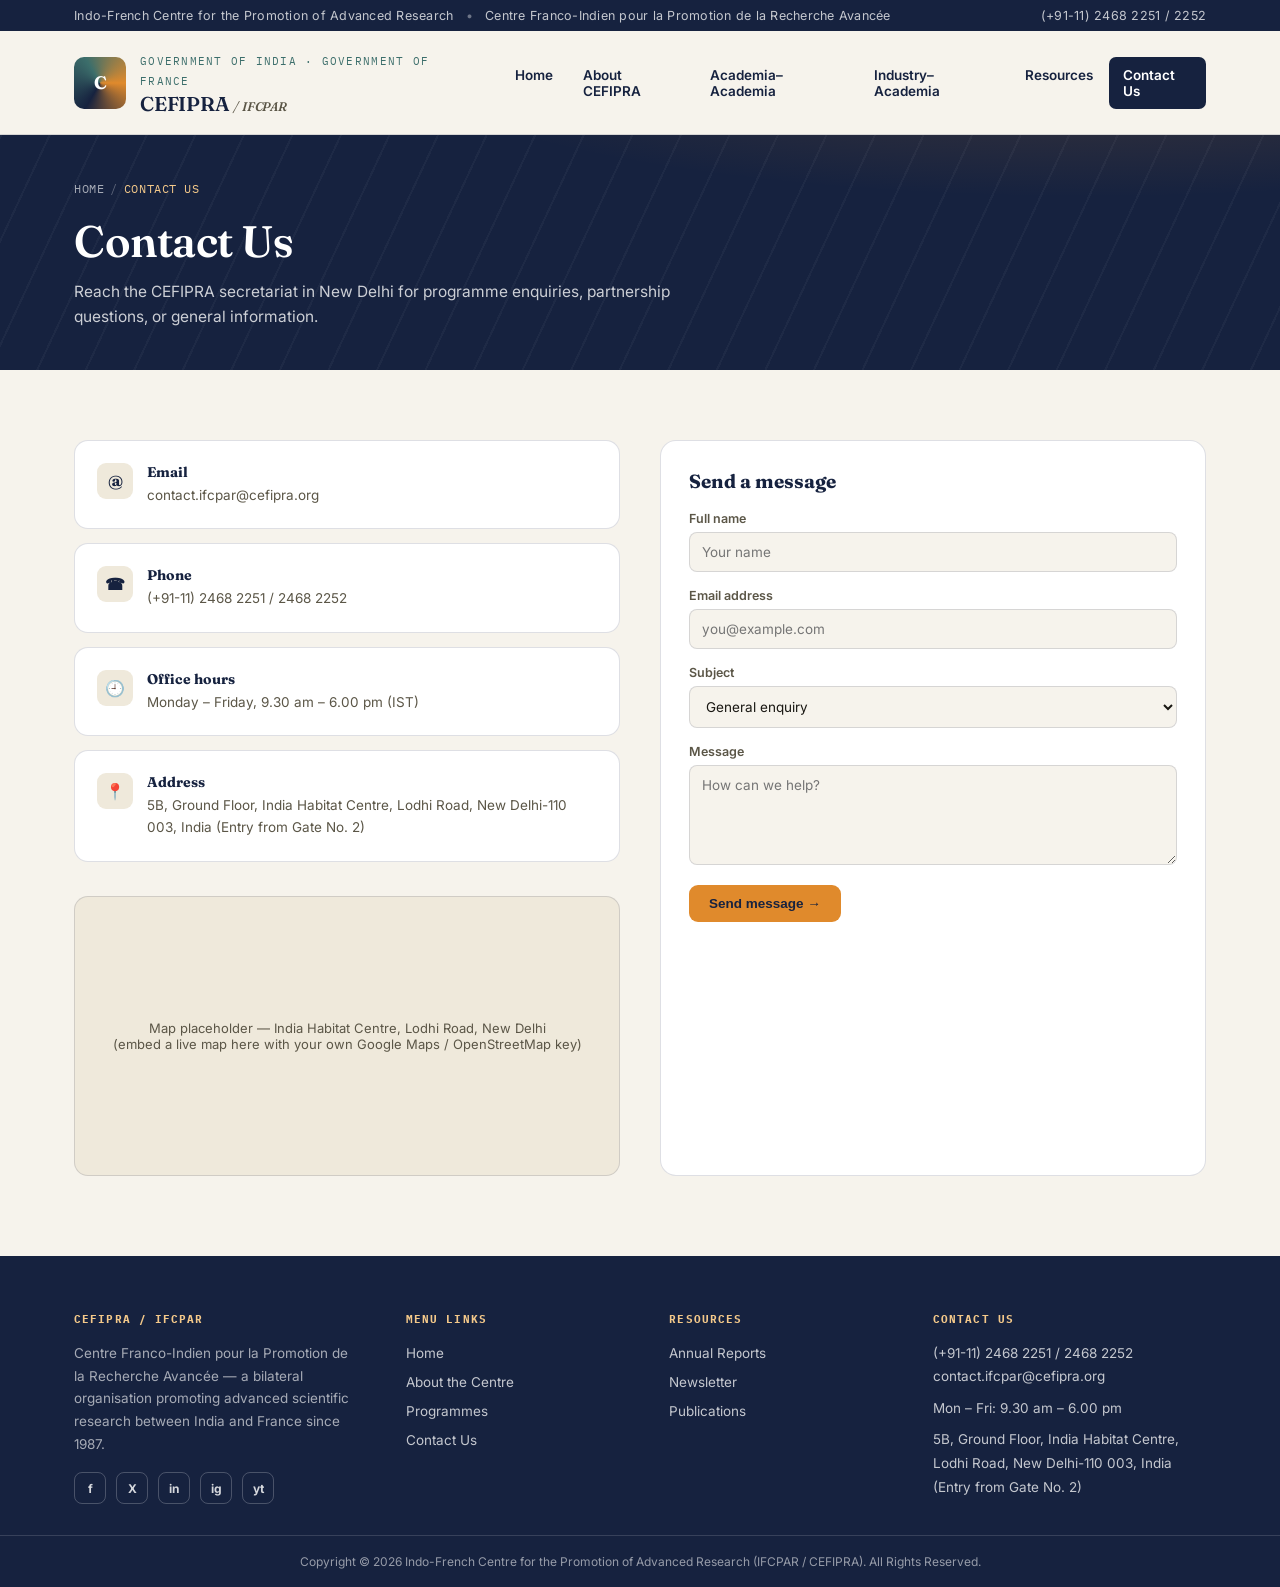
<file: contact.html>
<!DOCTYPE html>
<html lang="en">
<head>
<meta charset="UTF-8">
<meta name="viewport" content="width=device-width, initial-scale=1">
<title>CEFIPRA — Contact Us</title>
<link rel="stylesheet" href="style.css">
</head>
<body>

  <div class="id-bar">
    <div class="id-bar-inner">
      <span>Indo-French Centre for the Promotion of Advanced Research <span class="dot">•</span> Centre Franco-Indien pour la Promotion de la Recherche Avancée</span>
      <span>(+91-11) 2468 2251 / 2252</span>
    </div>
  </div>

  <header class="site-head">
    <div class="head-inner">
      <div class="brand">
        <div class="brand-mark">C</div>
        <div class="brand-text">
          <span class="eyebrow">Government of India · Government of France</span>
          <h1>CEFIPRA <span class="fr">/ IFCPAR</span></h1>
        </div>
      </div>

      <nav class="primary" aria-label="Primary">
        <ul>
          <li><a href="index.html">Home</a></li>
          <li><a href="about.html">About CEFIPRA</a>
            <div class="sub">
              <a href="about.html">About The Centre</a>
              <a href="about.html#orgchart">Organisational Structure</a>
              <a href="about.html#team">CEFIPRA Team</a>
            </div>
          </li>
          <li><a href="#">Academia–Academia</a></li>
          <li><a href="#">Industry–Academia</a></li>
          <li><a href="#">Resources</a>
            <div class="sub"><a href="#">Annual Reports</a><a href="#">Publications</a></div>
          </li>
          <li><a href="contact.html" class="current">Contact Us</a></li>
        </ul>
      </nav>

      <button class="menu-toggle" id="menuToggle" aria-expanded="false" aria-controls="mobileNav">☰ Menu</button>
    </div>

    <div class="mobile-nav" id="mobileNav">
      <div class="mobile-nav-inner">
        <details>
          <summary>About CEFIPRA</summary>
          <div class="sub-list">
            <a href="about.html">About The Centre</a>
            <a href="about.html#orgchart">Organisational Structure</a>
          </div>
        </details>
        <details open>
          <summary>Contact Us</summary>
          <div class="sub-list"><a href="contact.html">Get in touch</a></div>
        </details>
      </div>
    </div>
  </header>

  <div class="hero-band">
    <div class="hero-inner">
      <div class="crumb">
        <a href="index.html">Home</a><span class="sep">/</span>
        <span style="color:var(--saffron-soft);">Contact Us</span>
      </div>
      <h2>Contact Us</h2>
      <p class="dek">Reach the CEFIPRA secretariat in New Delhi for programme enquiries, partnership questions, or general information.</p>
    </div>
  </div>

  <div class="full">
    <div class="contact-grid">
      <div>
        <div class="info-card">
          <div class="ic">@</div>
          <div>
            <h4>Email</h4>
            <p>contact.ifcpar@cefipra.org</p>
          </div>
        </div>
        <div class="info-card">
          <div class="ic">☎</div>
          <div>
            <h4>Phone</h4>
            <p>(+91-11) 2468 2251 / 2468 2252</p>
          </div>
        </div>
        <div class="info-card">
          <div class="ic">🕘</div>
          <div>
            <h4>Office hours</h4>
            <p>Monday – Friday, 9.30 am – 6.00 pm (IST)</p>
          </div>
        </div>
        <div class="info-card">
          <div class="ic">📍</div>
          <div>
            <h4>Address</h4>
            <p>5B, Ground Floor, India Habitat Centre, Lodhi Road, New Delhi-110 003, India (Entry from Gate No. 2)</p>
          </div>
        </div>

        <div class="map-embed">
          Map placeholder — India Habitat Centre, Lodhi Road, New Delhi<br>
          (embed a live map here with your own Google Maps / OpenStreetMap key)
        </div>
      </div>

      <div class="form-card">
        <h3>Send a message</h3>
        <form onsubmit="event.preventDefault(); alert('This is a static demo form — no message is actually sent.');">
          <div class="field">
            <label for="name">Full name</label>
            <input id="name" type="text" placeholder="Your name" required>
          </div>
          <div class="field">
            <label for="email">Email address</label>
            <input id="email" type="email" placeholder="you@example.com" required>
          </div>
          <div class="field">
            <label for="subject">Subject</label>
            <select id="subject">
              <option>General enquiry</option>
              <option>Programme / funding question</option>
              <option>Partnership proposal</option>
              <option>Media / press</option>
              <option>RTI request</option>
            </select>
          </div>
          <div class="field">
            <label for="message">Message</label>
            <textarea id="message" placeholder="How can we help?" required></textarea>
          </div>
          <button type="submit" class="btn primary" style="border:none;cursor:pointer;">Send message →</button>
        </form>
      </div>
    </div>
  </div>

  <footer>
    <div class="foot-inner">
      <div class="about-col">
        <h4>CEFIPRA / IFCPAR</h4>
        <p>Centre Franco-Indien pour la Promotion de la Recherche Avancée — a bilateral organisation promoting advanced scientific research between India and France since 1987.</p>
        <div class="social-row">
          <a href="#" aria-label="Facebook">f</a>
          <a href="#" aria-label="Twitter">X</a>
          <a href="#" aria-label="LinkedIn">in</a>
          <a href="#" aria-label="Instagram">ig</a>
          <a href="#" aria-label="YouTube">yt</a>
        </div>
      </div>
      <div>
        <h4>Menu Links</h4>
        <ul>
          <li><a href="index.html">Home</a></li>
          <li><a href="about.html">About the Centre</a></li>
          <li><a href="#">Programmes</a></li>
          <li><a href="contact.html">Contact Us</a></li>
        </ul>
      </div>
      <div>
        <h4>Resources</h4>
        <ul>
          <li><a href="#">Annual Reports</a></li>
          <li><a href="#">Newsletter</a></li>
          <li><a href="#">Publications</a></li>
        </ul>
      </div>
      <div class="foot-contact">
        <h4>Contact Us</h4>
        <p>(+91-11) 2468 2251 / 2468 2252<br>contact.ifcpar@cefipra.org</p>
        <p>Mon – Fri: 9.30 am – 6.00 pm</p>
        <p>5B, Ground Floor, India Habitat Centre,<br>Lodhi Road, New Delhi-110 003, India<br>(Entry from Gate No. 2)</p>
      </div>
    </div>
    <div class="foot-bottom">Copyright © 2026 Indo-French Centre for the Promotion of Advanced Research (IFCPAR / CEFIPRA). All Rights Reserved.</div>
  </footer>

<script>
  const toggle = document.getElementById('menuToggle');
  const mobileNav = document.getElementById('mobileNav');
  toggle.addEventListener('click', () => {
    const open = mobileNav.classList.toggle('open');
    toggle.setAttribute('aria-expanded', open);
  });
</script>
</body>
</html>
</file>
<file: style.css>
@import url('https://fonts.googleapis.com/css2?family=Fraunces:ital,opsz,wght@0,9..144,400;0,9..144,600;0,9..144,700;1,9..144,500&family=Inter:wght@400;500;600;700&family=IBM+Plex+Mono:wght@500&display=swap');

:root{
  --navy: #16223f;
  --navy-soft:#223357;
  --saffron: #e08a2c;
  --saffron-soft: #f4c98a;
  --teal: #3c6e6b;
  --paper: #f6f3ec;
  --paper-deep: #efe9db;
  --ink: #191712;
  --ink-soft: #5b5647;
  --line: rgba(22,34,63,0.14);
  --white: #ffffff;
}

*{box-sizing:border-box;}
html,body{margin:0;padding:0;}
body{
  background:var(--paper);
  color:var(--ink);
  font-family:'Inter',sans-serif;
  -webkit-font-smoothing:antialiased;
}
a{color:inherit;text-decoration:none;}
ul{margin:0;padding:0;list-style:none;}
a:focus-visible, button:focus-visible{outline:2px solid var(--saffron);outline-offset:2px;}

/* Identity bar */
.id-bar{background:var(--navy);color:rgba(255,255,255,0.75);font-size:12.5px;letter-spacing:.02em;}
.id-bar-inner{max-width:1180px;margin:0 auto;padding:8px 24px;display:flex;justify-content:space-between;align-items:center;gap:12px;flex-wrap:wrap;}
.id-bar-inner span.dot{opacity:.5;margin:0 8px;}

/* Header */
header.site-head{background:var(--paper);border-bottom:1px solid var(--line);position:sticky;top:0;z-index:40;}
.head-inner{max-width:1180px;margin:0 auto;padding:18px 24px;display:flex;align-items:center;justify-content:space-between;gap:24px;}
.brand{display:flex;align-items:center;gap:14px;}
.brand-mark{width:52px;height:52px;border-radius:10px;background:conic-gradient(from 210deg, var(--navy), var(--teal), var(--saffron), var(--navy));display:flex;align-items:center;justify-content:center;color:var(--white);font-family:'Fraunces',serif;font-weight:700;font-size:18px;flex-shrink:0;}
.brand-text .eyebrow{font-family:'IBM Plex Mono',monospace;font-size:10.5px;letter-spacing:.12em;text-transform:uppercase;color:var(--teal);}
.brand-text h1{margin:2px 0 0;font-family:'Fraunces',serif;font-weight:600;font-size:20px;color:var(--navy);letter-spacing:-.01em;}
.brand-text .fr{font-size:12.5px;color:var(--ink-soft);font-style:italic;}

nav.primary{display:none;}
@media (min-width:980px){nav.primary{display:flex;gap:2px;}}
nav.primary > ul{display:flex;gap:2px;}
nav.primary li{position:relative;}
nav.primary > ul > li > a{display:block;padding:10px 14px;font-size:13.5px;font-weight:600;color:var(--navy);border-radius:7px;transition:background .15s ease;}
nav.primary > ul > li:hover > a, nav.primary > ul > li > a.current{background:var(--navy);color:var(--white);}
nav.primary .sub{display:none;position:absolute;top:100%;left:0;min-width:260px;background:var(--white);border:1px solid var(--line);border-radius:10px;box-shadow:0 18px 34px rgba(22,34,63,0.14);padding:8px;margin-top:6px;}
nav.primary li:hover .sub{display:block;}
nav.primary .sub a{display:block;padding:9px 12px;font-size:13px;font-weight:500;color:var(--ink);border-radius:6px;}
nav.primary .sub a:hover{background:var(--paper-deep);color:var(--navy);}
nav.primary .sub a.current-sub{color:var(--navy);font-weight:700;}

.menu-toggle{display:flex;align-items:center;gap:8px;border:1px solid var(--line);background:var(--white);padding:9px 14px;border-radius:8px;font-size:13px;font-weight:600;color:var(--navy);cursor:pointer;}
@media (min-width:980px){.menu-toggle{display:none;}}

.mobile-nav{display:none;background:var(--white);border-bottom:1px solid var(--line);}
.mobile-nav.open{display:block;}
.mobile-nav-inner{max-width:1180px;margin:0 auto;padding:10px 24px 20px;}
.mobile-nav details{border-bottom:1px solid var(--line);padding:8px 0;}
.mobile-nav summary{font-weight:600;font-size:14px;color:var(--navy);cursor:pointer;padding:6px 0;}
.mobile-nav .sub-list a{display:block;padding:7px 4px 7px 14px;font-size:13.5px;color:var(--ink-soft);}
@media (min-width:980px){.mobile-nav{display:none !important;}}

/* Hero band */
.hero-band{background:radial-gradient(1200px 260px at 85% -40%, rgba(224,138,44,0.22), transparent 60%), var(--navy);color:var(--white);position:relative;overflow:hidden;}
.hero-band::after{content:"";position:absolute;inset:0;background-image:repeating-linear-gradient(115deg, rgba(255,255,255,0.035) 0 2px, transparent 2px 44px);pointer-events:none;}
.hero-inner{max-width:1180px;margin:0 auto;padding:46px 24px 40px;position:relative;}
.crumb{font-family:'IBM Plex Mono',monospace;font-size:11.5px;letter-spacing:.05em;color:rgba(255,255,255,0.62);text-transform:uppercase;display:flex;flex-wrap:wrap;align-items:center;gap:6px;margin-bottom:18px;}
.crumb .sep{opacity:.5;}
.crumb a:hover{color:var(--saffron-soft);}
.hero-inner h2{font-family:'Fraunces',serif;font-weight:600;font-size:clamp(30px,4vw,44px);margin:0 0 12px;letter-spacing:-0.01em;max-width:760px;}
.hero-inner p.dek{max-width:620px;color:rgba(255,255,255,0.78);font-size:15.5px;line-height:1.6;margin:0;}
.hero-cta{display:inline-flex;gap:10px;margin-top:22px;}
.btn{display:inline-flex;align-items:center;gap:8px;padding:11px 20px;border-radius:9px;font-size:13.5px;font-weight:700;}
.btn.primary{background:var(--saffron);color:var(--navy);}
.btn.primary:hover{background:var(--saffron-soft);}
.btn.ghost{border:1px solid rgba(255,255,255,0.32);color:var(--white);}
.btn.ghost:hover{border-color:var(--saffron-soft);color:var(--saffron-soft);}

/* Layout */
.layout{max-width:1180px;margin:0 auto;padding:44px 24px 80px;display:grid;grid-template-columns:270px 1fr;gap:44px;}
@media (max-width:860px){.layout{grid-template-columns:1fr;}}
.full{max-width:1180px;margin:0 auto;padding:60px 24px 80px;}

/* Sidebar */
aside.sidebar{align-self:start;position:sticky;top:96px;}
.side-block{margin-bottom:30px;}
.side-block h3{font-family:'IBM Plex Mono',monospace;font-size:11px;letter-spacing:.1em;text-transform:uppercase;color:var(--teal);margin:0 0 12px;padding-bottom:10px;border-bottom:2px solid var(--saffron-soft);}
.side-block ul li{border-bottom:1px solid var(--line);}
.side-block ul li a{display:flex;align-items:center;justify-content:space-between;gap:10px;padding:11px 4px;font-size:14px;font-weight:500;color:var(--ink-soft);}
.side-block ul li a:hover{color:var(--navy);}
.side-block ul li a.active{color:var(--navy);font-weight:700;}
.side-block ul li a .arrow{opacity:0;transition:opacity .15s, transform .15s;transform:translateX(-4px);color:var(--saffron);}
.side-block ul li a:hover .arrow, .side-block ul li a.active .arrow{opacity:1;transform:translateX(0);}
.side-block.docs .arrow{display:none;}
.side-block.docs a{font-size:13.3px;}

/* Main content */
main{min-width:0;}
.content-head{margin-bottom:30px;}
.content-head .tag{font-family:'IBM Plex Mono',monospace;font-size:11px;letter-spacing:.1em;text-transform:uppercase;color:var(--saffron);}
.content-head h2{font-family:'Fraunces',serif;font-size:28px;font-weight:600;color:var(--navy);margin:8px 0 12px;letter-spacing:-0.01em;}
.content-head p{font-size:15px;color:var(--ink-soft);line-height:1.65;max-width:680px;margin:0;}
.prose h3{font-family:'Fraunces',serif;color:var(--navy);font-size:18px;margin:28px 0 10px;}
.prose p{font-size:14.5px;line-height:1.75;color:var(--ink-soft);margin:0 0 14px;max-width:680px;}
.prose ul{margin:0 0 14px;padding-left:0;}
.prose ul li{font-size:14.5px;line-height:1.7;color:var(--ink-soft);padding-left:22px;position:relative;margin-bottom:8px;max-width:660px;}
.prose ul li::before{content:"—";position:absolute;left:0;color:var(--saffron);font-weight:700;}

/* Org chart */
.orgchart{margin-top:38px;background:var(--white);border:1px solid var(--line);border-radius:16px;padding:38px 30px 30px;position:relative;overflow:hidden;}
.orgchart::before{content:"";position:absolute;top:0;left:0;right:0;height:5px;background:linear-gradient(90deg, var(--saffron) 0 33%, var(--white) 33% 66%, var(--teal) 66% 100%);opacity:.85;}
.chart-tree{display:flex;flex-direction:column;align-items:center;gap:0;}
.apex{background:var(--navy);color:var(--white);border-radius:12px;padding:16px 26px;text-align:center;max-width:340px;box-shadow:0 12px 26px rgba(22,34,63,0.22);}
.apex .role{font-family:'IBM Plex Mono',monospace;font-size:10px;letter-spacing:.1em;text-transform:uppercase;color:var(--saffron-soft);display:block;margin-bottom:5px;}
.apex .name{font-family:'Fraunces',serif;font-size:17px;font-weight:600;}
.apex a{display:block;font-size:12px;margin-top:7px;color:rgba(255,255,255,0.72);text-decoration:underline;text-underline-offset:3px;}
.apex a:hover{color:var(--white);}
.connector{width:2px;height:28px;background:var(--line);}
.branch-row{display:flex;justify-content:center;gap:0;width:100%;position:relative;}
.branch-row .h-line{position:absolute;top:0;height:2px;background:var(--line);left:16.6%;right:16.6%;}
@media (max-width:760px){.branch-row .h-line{display:none;}}
.branch{flex:1;display:flex;flex-direction:column;align-items:center;padding:0 14px;max-width:340px;}
.branch .stem{width:2px;height:22px;background:var(--line);}
.node{background:var(--paper);border:1px solid var(--line);border-radius:12px;padding:16px 18px;width:100%;text-align:center;transition:border-color .18s ease, transform .18s ease, box-shadow .18s ease;}
.node:hover{border-color:var(--saffron);transform:translateY(-3px);box-shadow:0 14px 26px rgba(22,34,63,0.1);}
.node .abbr{display:inline-flex;align-items:center;justify-content:center;width:34px;height:34px;border-radius:9px;margin-bottom:10px;background:var(--teal);color:var(--white);font-family:'IBM Plex Mono',monospace;font-size:11.5px;font-weight:600;}
.node.b2 .abbr{background:var(--saffron);}
.node.b3 .abbr{background:var(--navy);}
.node .title{display:block;font-family:'Fraunces',serif;font-weight:600;font-size:14.5px;color:var(--navy);line-height:1.35;margin-bottom:8px;}
.node a.link{font-size:12px;font-weight:600;color:var(--teal);}
.node a.link:hover{color:var(--saffron);text-decoration:underline;}
@media (max-width:760px){.branch-row{flex-direction:column;gap:22px;align-items:stretch;}.branch{max-width:none;padding:0;}}
.chart-caption{text-align:center;margin-top:26px;font-size:12.5px;color:var(--ink-soft);font-style:italic;}

/* Policies */
.policy-panel{margin-top:34px;display:grid;grid-template-columns:1fr 1fr;gap:16px;}
@media (max-width:560px){.policy-panel{grid-template-columns:1fr;}}
.policy-card{border:1px solid var(--line);border-radius:12px;padding:18px 20px;background:var(--white);display:flex;align-items:flex-start;gap:12px;}
.policy-card .ic{width:30px;height:30px;border-radius:8px;background:var(--paper-deep);flex-shrink:0;display:flex;align-items:center;justify-content:center;color:var(--navy);font-size:14px;font-weight:700;font-family:'Fraunces',serif;}
.policy-card a{font-weight:600;font-size:14px;color:var(--navy);}
.policy-card a:hover{color:var(--saffron);}
.policy-card .sub{display:block;font-size:12px;color:var(--ink-soft);margin-top:3px;font-weight:400;}

/* Stat grid (home) */
.stat-grid{display:grid;grid-template-columns:repeat(4,1fr);gap:1px;background:var(--line);border:1px solid var(--line);border-radius:14px;overflow:hidden;margin-top:10px;}
@media (max-width:760px){.stat-grid{grid-template-columns:repeat(2,1fr);}}
.stat-cell{background:var(--white);padding:26px 18px;text-align:center;}
.stat-cell .num{font-family:'Fraunces',serif;font-weight:700;font-size:28px;color:var(--navy);}
.stat-cell .lbl{font-size:12px;color:var(--ink-soft);margin-top:6px;line-height:1.4;}

/* News / cards */
.card-grid{display:grid;grid-template-columns:repeat(3,1fr);gap:18px;margin-top:8px;}
@media (max-width:860px){.card-grid{grid-template-columns:1fr;}}
.news-card{background:var(--white);border:1px solid var(--line);border-radius:14px;padding:22px;display:flex;flex-direction:column;gap:10px;}
.news-card .badge{align-self:flex-start;font-family:'IBM Plex Mono',monospace;font-size:10px;letter-spacing:.08em;text-transform:uppercase;background:var(--paper-deep);color:var(--teal);padding:4px 9px;border-radius:6px;}
.news-card h4{font-family:'Fraunces',serif;font-size:16px;margin:0;color:var(--navy);line-height:1.4;}
.news-card p{font-size:13px;color:var(--ink-soft);margin:0;line-height:1.6;}
.news-card a.more{font-size:12.5px;font-weight:700;color:var(--teal);margin-top:auto;}
.news-card a.more:hover{color:var(--saffron);}

.section{padding:56px 0;}
.section-inner{max-width:1180px;margin:0 auto;padding:0 24px;}
.section-head{margin-bottom:26px;}
.section-head .tag{font-family:'IBM Plex Mono',monospace;font-size:11px;letter-spacing:.1em;text-transform:uppercase;color:var(--saffron);}
.section-head h2{font-family:'Fraunces',serif;font-size:26px;color:var(--navy);margin:8px 0 0;}
.section.alt{background:var(--paper-deep);}

/* Contact form */
.contact-grid{display:grid;grid-template-columns:1fr 1fr;gap:40px;margin-top:10px;}
@media (max-width:860px){.contact-grid{grid-template-columns:1fr;}}
.info-card{background:var(--white);border:1px solid var(--line);border-radius:14px;padding:22px;display:flex;gap:14px;align-items:flex-start;margin-bottom:14px;}
.info-card .ic{width:36px;height:36px;border-radius:9px;background:var(--paper-deep);display:flex;align-items:center;justify-content:center;color:var(--navy);font-weight:700;font-family:'Fraunces',serif;flex-shrink:0;}
.info-card h4{margin:0 0 4px;font-size:14px;color:var(--navy);font-family:'Fraunces',serif;}
.info-card p{margin:0;font-size:13.5px;color:var(--ink-soft);line-height:1.6;}
.form-card{background:var(--white);border:1px solid var(--line);border-radius:16px;padding:28px;}
.form-card h3{margin:0 0 18px;font-family:'Fraunces',serif;color:var(--navy);font-size:19px;}
.field{margin-bottom:16px;}
.field label{display:block;font-size:12.5px;font-weight:600;color:var(--ink-soft);margin-bottom:6px;}
.field input, .field select, .field textarea{
  width:100%;padding:11px 12px;border:1px solid var(--line);border-radius:8px;background:var(--paper);
  font-family:'Inter',sans-serif;font-size:13.5px;color:var(--ink);
}
.field textarea{min-height:100px;resize:vertical;}
.field input:focus, .field select:focus, .field textarea:focus{outline:none;border-color:var(--saffron);background:var(--white);}
.map-embed{margin-top:34px;border-radius:14px;overflow:hidden;border:1px solid var(--line);height:280px;background:var(--paper-deep);display:flex;align-items:center;justify-content:center;color:var(--ink-soft);font-size:13px;text-align:center;padding:20px;}

/* Footer */
footer{background:var(--navy);color:rgba(255,255,255,0.82);}
.foot-inner{max-width:1180px;margin:0 auto;padding:56px 24px 28px;display:grid;grid-template-columns:1.3fr 1fr 1fr 1.2fr;gap:36px;}
@media (max-width:860px){.foot-inner{grid-template-columns:1fr 1fr;}}
@media (max-width:520px){.foot-inner{grid-template-columns:1fr;}}
footer h4{font-family:'IBM Plex Mono',monospace;font-size:11px;letter-spacing:.1em;text-transform:uppercase;color:var(--saffron-soft);margin:0 0 16px;}
footer .about-col p{font-size:13.5px;line-height:1.7;color:rgba(255,255,255,0.62);max-width:280px;}
footer ul li{margin-bottom:9px;}
footer ul li a{font-size:13.5px;color:rgba(255,255,255,0.75);}
footer ul li a:hover{color:var(--saffron-soft);}
.foot-contact p{font-size:13.5px;line-height:1.75;color:rgba(255,255,255,0.75);margin:0 0 8px;}
.social-row{display:flex;gap:10px;margin-top:16px;}
.social-row a{width:32px;height:32px;border-radius:8px;border:1px solid rgba(255,255,255,0.22);display:flex;align-items:center;justify-content:center;font-size:12px;font-weight:700;}
.social-row a:hover{background:var(--saffron);border-color:var(--saffron);color:var(--navy);}
.foot-bottom{border-top:1px solid rgba(255,255,255,0.14);text-align:center;padding:18px 24px;font-size:12px;color:rgba(255,255,255,0.55);}
</file>
